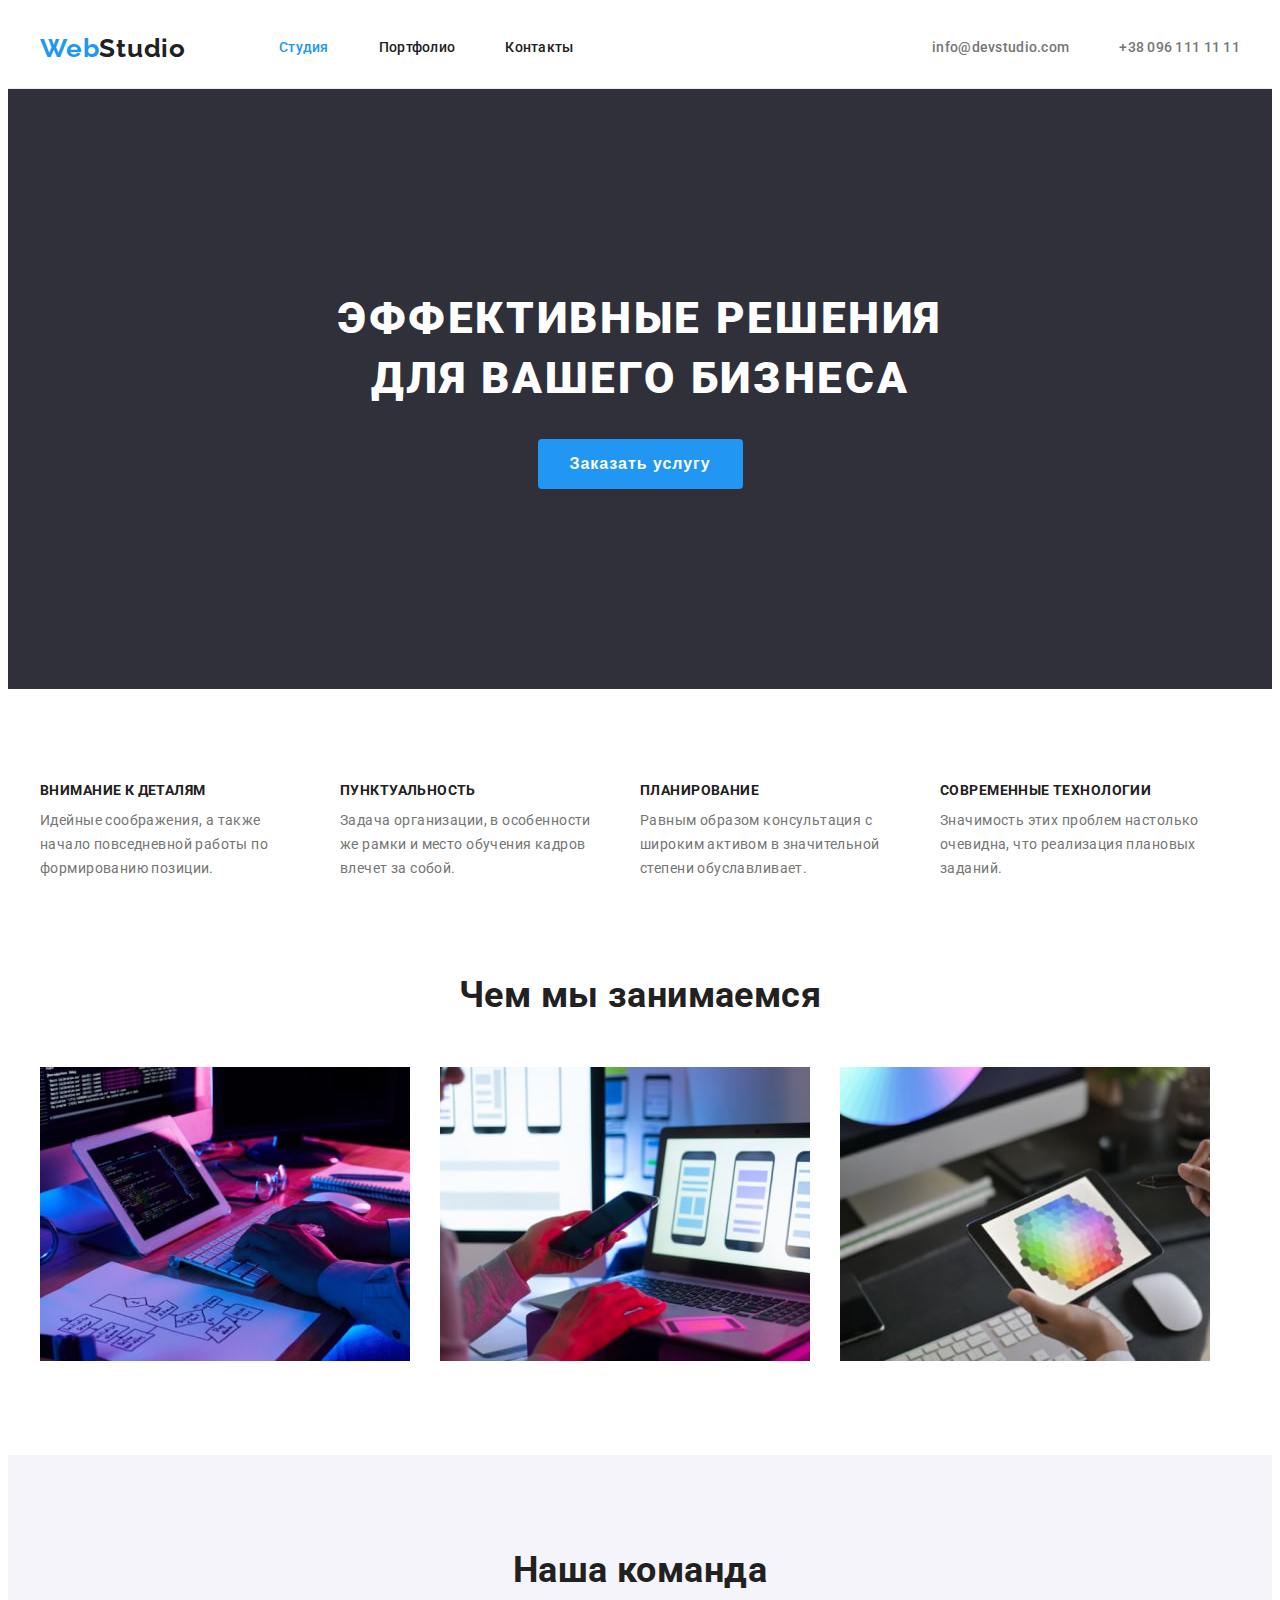
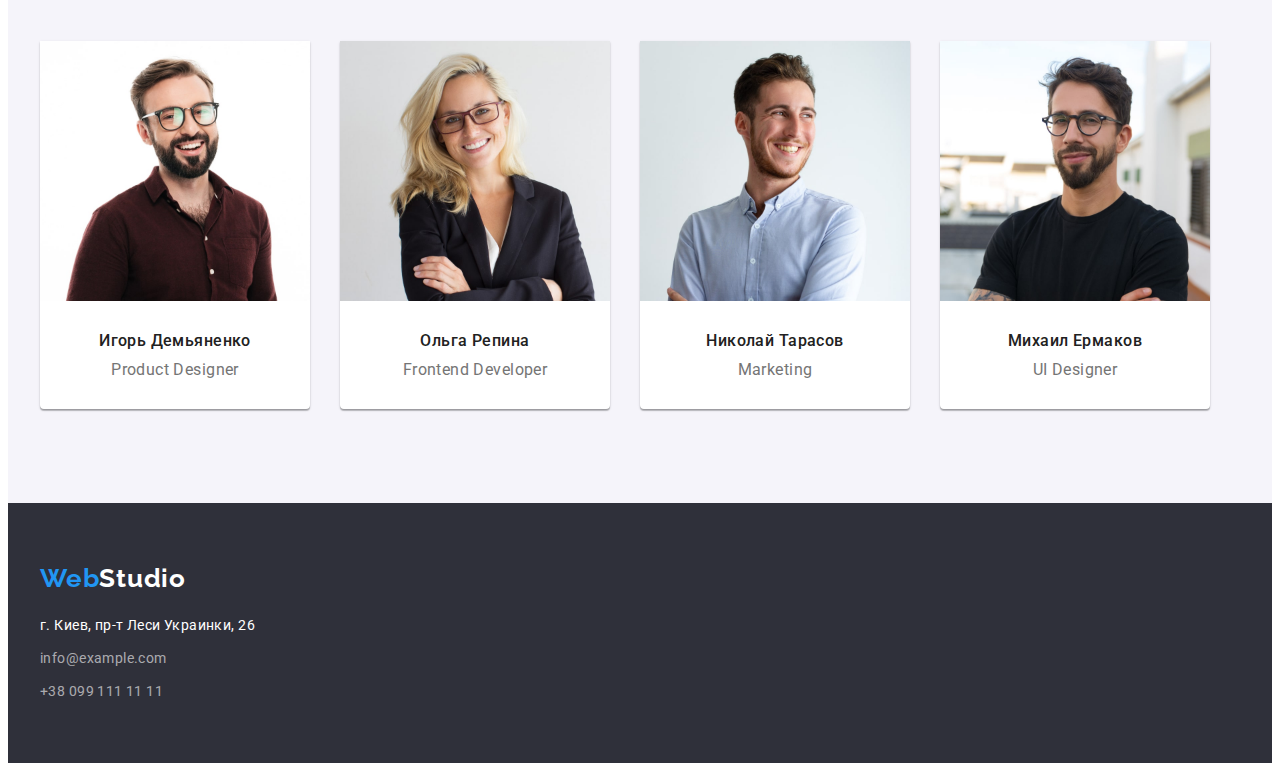
<file: index.html>
<!DOCTYPE html>
<html lang="ru">

<head>
  <meta charset="UTF-8" />
  <meta http-equiv="X-UA-Compatible" content="IE=edge" />
  <meta name="viewport" content="width=device-width, initial-scale=1.0" />
  <link rel="preconnect" href="https://fonts.googleapis.com" />
  <link rel="preconnect" href="https://fonts.gstatic.com" crossorigin />
  <link href="https://fonts.googleapis.com/css2?family=Raleway:wght@700&family=Roboto:wght@400;500;700;900&display=swap"
    rel="stylesheet" />
  <title>Document</title>
  <link rel="stylesheet" href="https://cdnjs.cloudflare.com/ajax/libs/modern-normalize/1.1.0/modern-normalize.min.css"
    integrity="sha512-wpPYUAdjBVSE4KJnH1VR1HeZfpl1ub8YT/NKx4PuQ5NmX2tKuGu6U/JRp5y+Y8XG2tV+wKQpNHVUX03MfMFn9Q=="
    crossorigin="anonymous" referrerpolicy="no-referrer" />
  <link rel="stylesheet" href="./css/styles.css" />
</head>

<body>
  <header class="header-border">
    <div class="container header-page">
      <a href="./index.html" class="logo link">
        <span>Web</span>Studio
      </a>
      <nav class="header-nav">
        <ul class="list header-nav-list">
          <li class="item">
            <a href="./index.html" class="link header-link current">Студия</a>
          </li>
          <li class="item">
            <a href="./portfolio.html" class="link header-link">Портфолио</a>
          </li>
          <li class="item">
            <a href="" class="link header-link">Контакты</a>
          </li>
        </ul>
      </nav>
      <ul class="list header-contact-list">
        <li class="item">
          <a href="mailto:info@devstudio.com" class="link header-contact">info@devstudio.com</a>
        </li>
        <li class="item">
          <a href="tel:+380961111111" class="link header-contact">+38 096 111 11 11</a>
        </li>
      </ul>
    </div>
  </header>
  <main>
    <section class="hero">
      <h1 class="hero-title">
        Эффективные решения <br />
        для вашего бизнеса
      </h1>
      <button type="button" class="hero-btn">Заказать услугу</button>
    </section>
    <section class="section">
      <div class="container">
        <h2 class="visually-hidden">Наши положительные стороны</h2>
        <ul class="list sides-list">
          <li class="item">
            <h3 class="sides-title">Внимание к деталям</h3>
            <p class="sides-item">
              Идейные соображения, а также начало повседневной работы по
              формированию позиции.
            </p>
          </li>
          <li class="item">
            <h3 class="sides-title">Пунктуальность</h3>
            <p class="sides-item">
              Задача организации, в особенности же рамки и место обучения кадров
              влечет за собой.
            </p>
          </li>
          <li class="item">
            <h3 class="sides-title">Планирование</h3>
            <p class="sides-item">
              Равным образом консультация с широким активом в значительной
              степени обуславливает.
            </p>
          </li>
          <li class="item">
            <h3 class="sides-title">Современные технологии</h3>
            <p class="sides-item">
              Значимость этих проблем настолько очевидна, что реализация
              плановых заданий.
            </p>
          </li>
        </ul>
      </div>
    </section>
    <section class="sections">
      <div class="container">
        <h2 class="work-title">Чем мы занимаемся</h2>
        <ul class="list work-list">
          <li class="item">
            <img src="./images/img1.jpg" alt="Верстка сайта" width="370" height="294" />
          </li>
          <li class="item">
            <img src="./images/img2.jpg" alt="Верстка сайта" width="370" height="294" />
          </li>
          <li class="item">
            <img src="./images/img3.jpg" alt="Верстка сайта" width="370" height="294" />
          </li>
        </ul>
      </div>
    </section>
    <section class="section team">
      <div class="container">
        <h2 class="team-title">Наша команда</h2>
        <ul class="list team-list">
          <li class="item">
            <img src="./images/people1.jpg" alt="Игорь Демьяненко" width="270" height="260" />
            <div class="our-team">
              <h3 class="team-name">Игорь Демьяненко</h3>
              <p lang="en" class="team-position">Product Designer</p>
            </div>
          </li>
          <li class="item">
            <img src="./images/people2.jpg" alt="Ольга Репина" width="270" height="260" />
            <div class="our-team">
              <h3 class="team-name">Ольга Репина</h3>
              <p lang="en" class="team-position">Frontend Developer</p>
            </div>
          </li>
          <li class="item">
            <img src="./images/people3.jpg" alt="Николай Тарасов" width="270" height="260" />
            <div class="our-team">
              <h3 class="team-name">Николай Тарасов</h3>
              <p lang="en" class="team-position">Marketing</p>
            </div>
          </li>
          <li class="item">
            <img src="./images/people4.jpg" alt="Михаил Ермаков" width="270" height="260" />
            <div class="our-team">
              <h3 class="team-name">Михаил Ермаков</h3>
              <p lang="en" class="team-position">UI Designer</p>
            </div>
          </li>
        </ul>
      </div>
    </section>
  </main>
  <footer class="footer">
    <div class="container">
      <a href="./index.html" class="logo link">
        <span>Web</span>Studio
      </a>
      <address>
        <ul class="list footer-list">
          <li class="item">
            <a class="footer-address link" href="https://goo.gl/maps/EGyQa7BWqBpzLYk4A" target="_blank"
              rel="noopener nofollow noreferrer">
              г. Киев, пр-т Леси Украинки, 26
            </a>
          </li>
          <li class="item">
            <a class="footer-contact link" href="mailto:info@example.com">info@example.com</a>
          </li>
          <li class="item">
            <a class="footer-contact link" href="tel:+380991111111">+38 099 111 11 11</a>
          </li>
        </ul>
      </address>
    </div>
  </footer>
</body>

</html>
</file>
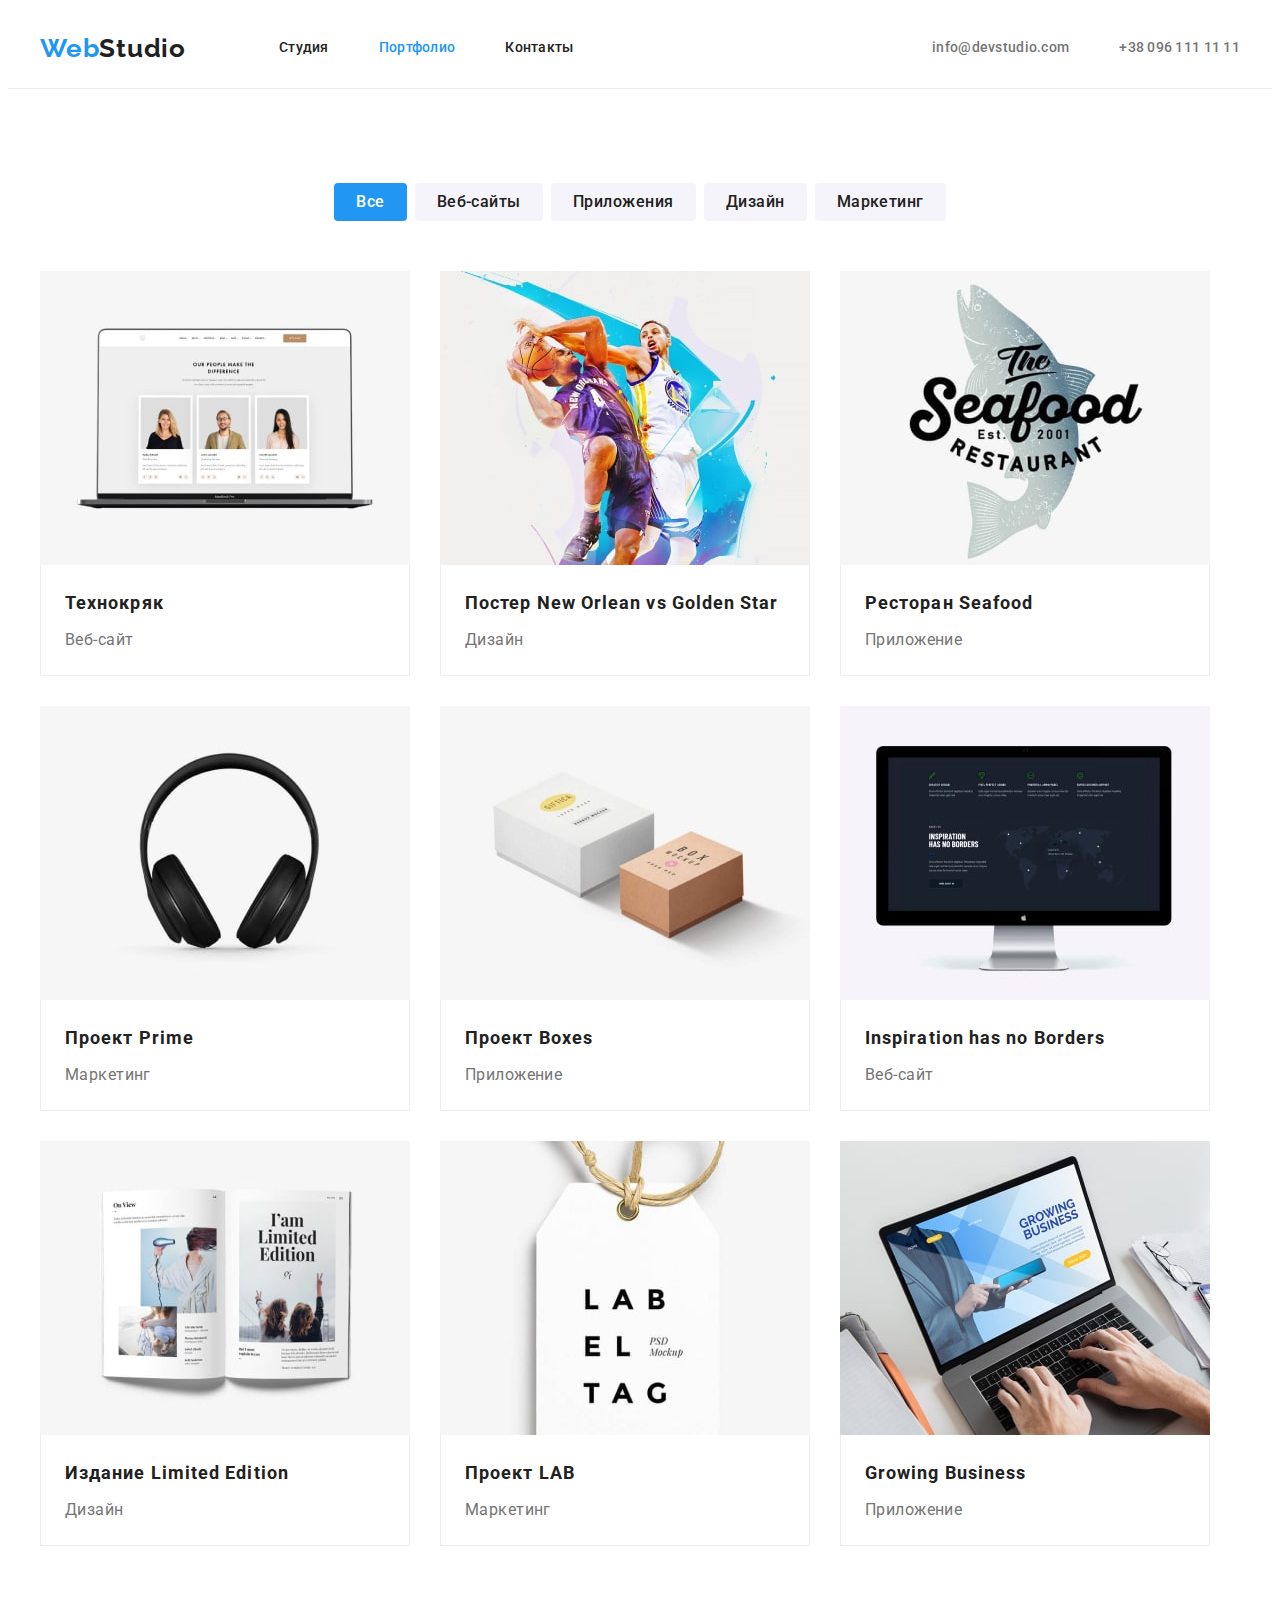
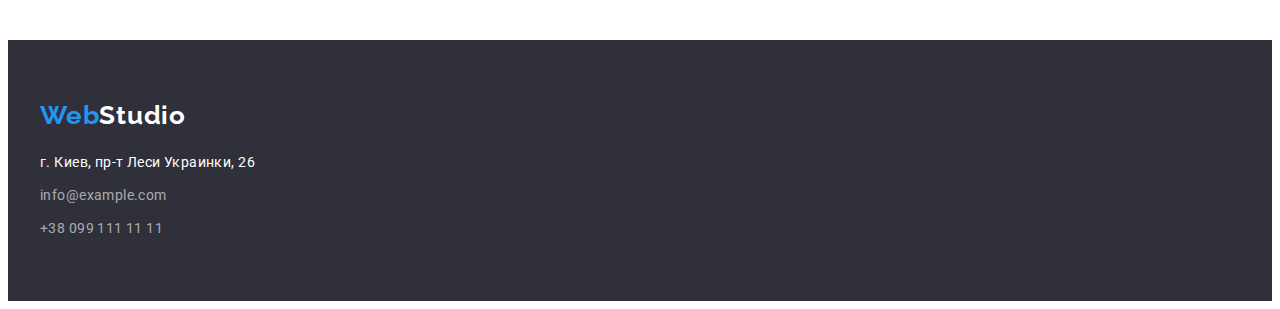
<file: portfolio.html>
<!DOCTYPE html>
<html lang="ru">

<head>
  <meta charset="UTF-8" />
  <meta http-equiv="X-UA-Compatible" content="IE=edge" />
  <meta name="viewport" content="width=device-width, initial-scale=1.0" />
  <link rel="preconnect" href="https://fonts.googleapis.com" />
  <link rel="preconnect" href="https://fonts.gstatic.com" crossorigin />
  <link href="https://fonts.googleapis.com/css2?family=Raleway:wght@700&family=Roboto:wght@400;500;700;900&display=swap"
    rel="stylesheet" />
  <title>Document</title>
  <link rel="stylesheet" href="https://cdnjs.cloudflare.com/ajax/libs/modern-normalize/1.1.0/modern-normalize.min.css"
    integrity="sha512-wpPYUAdjBVSE4KJnH1VR1HeZfpl1ub8YT/NKx4PuQ5NmX2tKuGu6U/JRp5y+Y8XG2tV+wKQpNHVUX03MfMFn9Q=="
    crossorigin="anonymous" referrerpolicy="no-referrer" />
  <link rel="stylesheet" href="./css/styles.css" />
</head>

<body>
  <header class="header-border">
    <div class="container header-page">
      <a href="./index.html" class="logo link">
        <span>Web</span>Studio
      </a>
      <nav class="header-nav">
        <ul class="list header-nav-list">
          <li class="item">
            <a href="./index.html" class="link header-link">Студия</a>
          </li>
          <li class="item">
            <a href="./portfolio.html" class="link header-link current">Портфолио</a>
          </li>
          <li class="item">
            <a href="" class="link header-link">Контакты</a>
          </li>
        </ul>
      </nav>
      <ul class="list header-contact-list">
        <li class="item">
          <a class="link header-contact" href="mailto:info@devstudio.com">info@devstudio.com</a>
        </li>
        <li class="item">
          <a class="link header-contact" href="tel:+380961111111">+38 096 111 11 11</a>
        </li>
      </ul>
    </div>
  </header>
  <main>
    <section class="section">
      <div class="container">
        <h1 class="visually-hidden">Портфолио</h1>
        <ul class="list btn-portfolio-list">
          <li class="item">
            <button class="btn-portfolio current" type="button">Все</button>
          </li>
          <li class="item">
            <button class="btn-portfolio" type="button">Веб-сайты</button>
          </li>
          <li class="item">
            <button class="btn-portfolio" type="button">Приложения</button>
          </li>
          <li class="item">
            <button class="btn-portfolio" type="button">Дизайн</button>
          </li>
          <li class="item">
            <button class="btn-portfolio" type="button">Маркетинг</button>
          </li>
        </ul>
        <ul class="list portfolio-list">
          <li class="item">
            <a class="link portfolio-link" href="">
              <img src="./images/portfolio1.jpg" alt="Проект веб-сайта" width="370" height="294" />
              <div class="portfolio-projects">
                <h2 class="portfolio-title">Технокряк</h2>
                <p class="portfolio-item">Веб-сайт</p>
              </div>
            </a>
          </li>
          <li class="item">
            <a class="link portfolio-link" href="">
              <img src="./images/portfolio2.jpg" alt="Проект постера" width="370" height="294" />
              <div class="portfolio-projects">
                <h2 class="portfolio-title">Постер New Orlean vs Golden Star</h2>
                <p class="portfolio-item">Дизайн</p>
              </div>
            </a>
          </li>
          <li class="item">
            <a class="link portfolio-link" href="">
              <img src="./images/portfolio3.jpg" alt="Проект приложения" width="370" height="294" />
              <div class="portfolio-projects">
                <h2 class="portfolio-title">Ресторан Seafood</h2>
                <p class="portfolio-item">Приложение</p>
              </div>
            </a>
          </li>
          <li class="item">
            <a class="link portfolio-link" href="">
              <img src="./images/portfolio4.jpg" alt="Проект маркетинга" width="370" height="294" />
              <div class="portfolio-projects">
                <h2 class="portfolio-title">Проект Prime</h2>
                <p class="portfolio-item">Маркетинг</p>
              </div>
            </a>
          </li>
          <li class="item">
            <a class="link" href="">
              <img src="./images/portfolio5.jpg" alt="Проект приложения" width="370" height="294" />
              <div class="portfolio-projects">
                <h2 class="portfolio-title">Проект Boxes</h2>
                <p class="portfolio-item">Приложение</p>
              </div>
            </a>
          </li>
          <li class="item">
            <a class="link portfolio-link" href="">
              <img src="./images/portfolio6.jpg" alt="Проект веб-сайта" width="370" height="294" />
              <div class="portfolio-projects">
                <h2 class="portfolio-title" lang="en">
                  Inspiration has no Borders
                </h2>
                <p class="portfolio-item">Веб-сайт</p>
              </div>
            </a>
          </li>
          <li class="item">
            <a class="link portfolio-link" href="">
              <img src="./images/portfolio7.jpg" alt="Проект издания" width="370" height="294" />
              <div class="portfolio-projects">
                <h2 class="portfolio-title">Издание Limited Edition</h2>
                <p class="portfolio-item">Дизайн</p>
              </div>
            </a>
          </li>
          <li class="item">
            <a class="link portfolio-link" href="">
              <img src="./images/portfolio8.jpg" alt="Проект маркетинга" width="370" height="294" />
              <div class="portfolio-projects">
                <h2 class="portfolio-title">Проект LAB</h2>
                <p class="portfolio-item">Маркетинг</p>
              </div>
            </a>
          </li>
          <li class="item">
            <a class="link portfolio-link" href="">
              <img src="./images/portfolio9.jpg" alt="Проект приложениея" width="370" height="294" />
              <div class="portfolio-projects">
                <h2 class="portfolio-title" lang="en">Growing Business</h2>
                <p class="portfolio-item">Приложение</p>
              </div>
            </a>
          </li>
        </ul>
      </div>
    </section>
  </main>
  <footer class="footer">
    <div class="container">
      <a href="./index.html" class="logo link">
        <span>Web</span>Studio
      </a>
      <address>
        <ul class="list footer-list">
          <li class="item">
            <a class="footer-address link" href="https://goo.gl/maps/EGyQa7BWqBpzLYk4A" target="_blank"
              rel="noopener nofollow noreferrer">
              г. Киев, пр-т Леси Украинки, 26
            </a>
          </li>
          <li class="item">
            <a class="footer-contact link" href="mailto:info@example.com">info@example.com</a>
          </li>
          <li class="item">
            <a class="footer-contact link" href="tel:+380991111111">+38 099 111 11 11</a>
          </li>
        </ul>
      </address>
    </div>
  </footer>
</body>

</html>
</file>
<file: css/styles.css>
:root {
  --accent-color: #2196f3;
  --main-text-color: #212121;
  --other-text-color: #ffffff;
  --second-text-color: #757575;
  --btn-color: #f5f4fa;
}

body {
  font-family: "Roboto", sans-serif;
  font-size: 14px;
  color: var(--main-text-color);
  letter-spacing: 0.03em;
}

h1,
h2,
h3,
h4,
h5,
h6,
p,
ul {
  margin: 0;
  padding: 0;
}

img {
  display: block;
}

.list {
  list-style: none;
}

.link {
  text-decoration: none;
}

.visually-hidden {
  position: absolute;
  white-space: nowrap;
  width: 1px;
  height: 1px;
  overflow: hidden;
  border: 0;
  padding: 0;
  clip: rect(0 0 0 0);
  clip-path: inset(50%);
  margin: -1px;
}

.container {
  width: 1200px;
  margin-left: auto;
  margin-right: auto;
  padding-left: 15px;
  padding-right: 15px;
}
/*----------------Header-------------------*/
.header-border {
  border-bottom: 1px solid #ececec;
}
.logo {
  font-family: "Raleway", sans-serif;
  font-style: normal;
  font-weight: 700;
  font-size: 26px;
  line-height: 1.19;
  letter-spacing: 0.03em;
  color: var(--main-text-color);

  display: block;
  margin-right: 93px;
}
.logo span {
  color: var(--accent-color);
}

.header-page {
  display: flex;
  align-items: center;
}
.header-nav-list {
  display: flex;
}
.header-link {
  display: block;
  padding-top: 32px;
  padding-bottom: 32px;

  font-weight: 500;
  font-size: 14px;
  line-height: 1.14;
  letter-spacing: 0.02em;
  color: var(--main-text-color);
}

.header-nav-list .item + .item,
.header-contact-list .item + .item {
  margin-left: 50px;
}

.current {
  color: var(--accent-color);
}

.header-contact-list {
  display: flex;
  margin-left: auto;
}

.header-contact {
  display: block;
  padding-top: 32px;
  padding-bottom: 32px;

  font-weight: 500;
  font-size: 14px;
  line-height: 1.14;
  letter-spacing: 0.02em;
  color: var(--second-text-color);
}

.header-link:hover,
.header-link:focus,
.header-contact:hover,
.header-contact:focus {
  color: var(--accent-color);
}
/*-----------------Hero--------------------*/
.section {
  padding-top: 94px;
  padding-bottom: 94px;
}
.sections {
  padding-bottom: 94px;
}

.hero {
  text-align: center;
  background-color: #2f303a;
  padding: 200px 0;
}

.hero-title {
  margin-bottom: 30px;

  font-weight: 900;
  font-size: 44px;
  line-height: 1.36;
  letter-spacing: 0.06em;
  text-transform: uppercase;
  color: var(--other-text-color);
}

.hero-btn {
  display: inline-block;
  border-radius: 4px;
  padding: 10px 32px;
  border: 0px;

  font-weight: 700;
  font-size: 16px;
  line-height: 1.88;
  letter-spacing: 0.06em;
  color: var(--other-text-color);
  background-color: var(--accent-color);
  cursor: pointer;
}

.hero-btn:hover,
.hero-btn:focus {
  background-color: #188ce8;
}

/*-------------Sides-----------------------*/
.sides-list {
  display: flex;
}

.sides-list .item {
  width: 270px;
  margin-right: 30px;
}
.sides-list .item:nth-child(4n) {
  margin-right: 0;
}
.sides-title {
  margin-bottom: 10px;

  font-weight: 700;
  font-size: 14px;
  line-height: 1.14;
  text-transform: uppercase;
}

.sides-item {
  font-weight: 400;
  font-size: 14px;
  line-height: 1.71;
  color: var(--second-text-color);
}

/*---------------Work---------------------*/
.work-title,
.team-title {
  margin-bottom: 50px;

  font-weight: 700;
  font-size: 36px;
  line-height: 1.17;
  text-align: center;
}

.work-list {
  display: flex;
}

.work-list .item {
  margin-right: 30px;
}

.work-list .item:nth-child(3n) {
  margin-right: 0;
}

/*-----------------Team--------------------*/
.section.team {
  background-color: #f5f4fa;
}

.our-team {
  padding-top: 30px;
  padding-bottom: 30px;
}
.team-name {
  font-weight: 500;
  font-size: 16px;
  line-height: 1.19;
  text-align: center;
  margin-bottom: 10px;
}
.team-position {
  font-weight: 400;
  font-size: 16px;
  line-height: 1.19;
  text-align: center;
  color: var(--second-text-color);
}

.team-list {
  display: flex;
}

.team-list .item {
  width: 270px;
  margin-right: 30px;
  box-shadow: 0px 1px 3px rgba(0, 0, 0, 0.12), 0px 1px 1px rgba(0, 0, 0, 0.14),
    0px 2px 1px rgba(0, 0, 0, 0.2);
  border-radius: 0px 0px 4px 4px;
  border: none;
  background-color: #ffffff;
}

.team-list .item:nth-child(4n) {
  margin-right: 0;
}

/*----------------Portfolio-----------------*/
.btn-portfolio {
  font-family: inherit;
  font-weight: 500;
  font-size: 16px;
  line-height: 1.62;
  letter-spacing: 0.03em;
  color: var(--main-text-color);
  background-color: var(--btn-color);
  border-radius: 4px;
  border: none;
  cursor: pointer;

  padding: 6px 22px;
}

.btn-portfolio-list {
  display: flex;
  justify-content: center;
  margin-bottom: 50px;
}

.btn-portfolio-list > .item {
  margin-right: 8px;
}

.btn-portfolio-list .item:last-child {
  margin-right: 0;
}

.btn-portfolio:hover,
.btn-portfolio:focus {
  color: var(--other-text-color);
  background-color: var(--accent-color);
  box-shadow: 0px 3px 1px rgba(0, 0, 0, 0.1), 0px 1px 2px rgba(0, 0, 0, 0.08),
    0px 2px 2px rgba(0, 0, 0, 0.12);
}

button.current {
  color: var(--other-text-color);
  background-color: var(--accent-color);
}

.portfolio-projects {
  padding: 20px 24px;
  background: #ffffff;
  border-bottom: 1px solid #eeeeee;
  border-left: 1px solid #eeeeee;
  border-right: 1px solid #eeeeee;
}
.portfolio-title {
  font-weight: 700;
  font-size: 18px;
  line-height: 2;
  letter-spacing: 0.06em;
  color: var(--main-text-color);

  margin-bottom: 4px;
}
.portfolio-item {
  font-weight: 400;
  font-size: 16px;
  line-height: 1.88;
  color: var(--second-text-color);
}

.portfolio-list {
  display: flex;
  flex-wrap: wrap;
}

.portfolio-list .item {
  margin-right: 30px;
  margin-bottom: 30px;
}

.portfolio-list .item:nth-child(3n) {
  margin-right: 0;
}

.portfolio-list .item:nth-last-child(-n + 3) {
  margin-bottom: 0;
}

/*------------------Footer------------------*/
.footer {
  background-color: #2f303a;

  padding-top: 60px;
  padding-bottom: 60px;
}
.footer .logo {
  margin-bottom: 20px;

  color: #ffffff;
}
.footer-address {
  font-style: normal;
  font-weight: 400;
  font-size: 14px;
  line-height: 1.71;
  color: var(--other-text-color);
}

.footer-contact {
  font-style: normal;
  font-weight: 400;
  font-size: 14px;
  line-height: 1.71;
  color: rgba(255, 255, 255, 0.6);
}
.footer-list .item {
  margin-bottom: 9px;
}
.footer-list .item:last-child {
  margin-bottom: 0;
}
</file>
